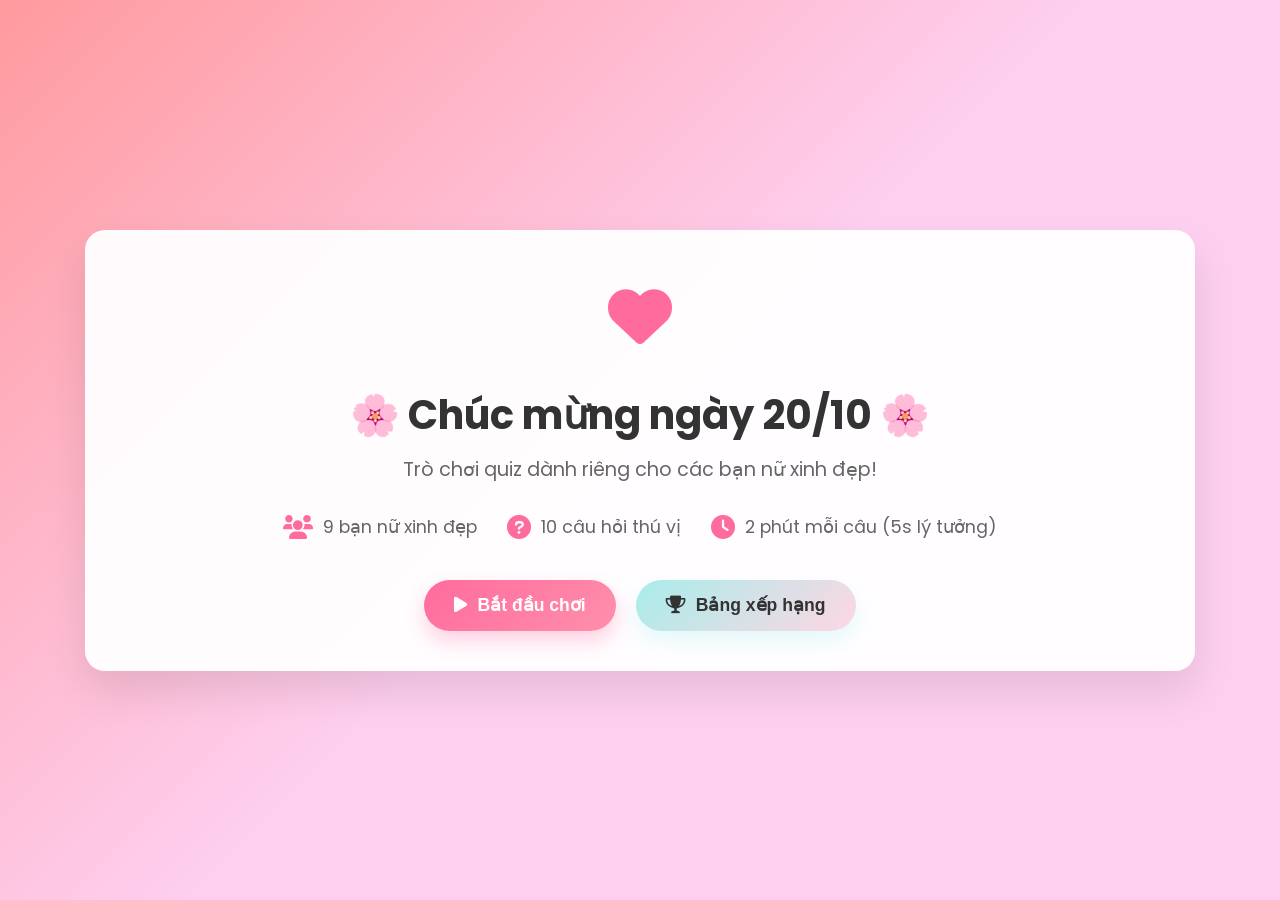
<file: index.html>
<!DOCTYPE html>
<html lang="vi">
  <head>
    <meta charset="UTF-8" />
    <meta name="viewport" content="width=device-width, initial-scale=1.0" />
    <title>🌸 Quiz 20/10 - Trò chơi dành cho phái nữ 🌸</title>
    <link rel="stylesheet" href="style.css" />
    <link
      href="https://fonts.googleapis.com/css2?family=Poppins:wght@300;400;500;600;700&display=swap"
      rel="stylesheet"
    />
    <link
      rel="stylesheet"
      href="https://cdnjs.cloudflare.com/ajax/libs/font-awesome/6.0.0/css/all.min.css"
    />
  </head>
  <body>
    <div class="container">
      <!-- Welcome Screen -->
      <div id="welcome-screen" class="screen active">
        <div class="welcome-content">
          <div class="welcome-icon">
            <i class="fas fa-heart"></i>
          </div>
          <h1>🌸 Chúc mừng ngày 20/10 🌸</h1>
          <p class="welcome-subtitle">
            Trò chơi quiz dành riêng cho các bạn nữ xinh đẹp!
          </p>
          <div class="game-info">
            <div class="info-item">
              <i class="fas fa-users"></i>
              <span>9 bạn nữ xinh đẹp</span>
            </div>
            <div class="info-item">
              <i class="fas fa-question-circle"></i>
              <span>10 câu hỏi thú vị</span>
            </div>
            <div class="info-item">
              <i class="fas fa-clock"></i>
              <span>2 phút mỗi câu (5s lý tưởng)</span>
            </div>
          </div>
          <div class="welcome-actions">
            <button id="start-btn" class="btn-primary">
              <i class="fas fa-play"></i>
              Bắt đầu chơi
            </button>
            <button id="view-leaderboard-btn" class="btn-secondary">
              <i class="fas fa-trophy"></i>
              Bảng xếp hạng
            </button>
          </div>
        </div>
      </div>

      <!-- Character Selection Screen -->
      <div id="character-screen" class="screen">
        <div class="character-content">
          <h2>🌸 Chọn nhân vật của bạn 🌸</h2>
          <div class="characters-grid">
            <div class="character-card" data-character="0">
              <div class="character-avatar">👩‍💼</div>
              <h3>Kei</h3>
              <p>Boss</p>
            </div>
            <div class="character-card" data-character="1">
              <div class="character-avatar">👩‍💻</div>
              <h3>Emma</h3>
              <p>Developer</p>
            </div>
            <div class="character-card" data-character="2">
              <div class="character-avatar">👩‍🎨</div>
              <h3>Mia</h3>
              <p>Human Resource Management</p>
            </div>
            <div class="character-card" data-character="3">
              <div class="character-avatar">👩‍⚕️</div>
              <h3>Jane</h3>
              <p>Project Assistant (PA)</p>
            </div>
            <div class="character-card" data-character="4">
              <div class="character-avatar">👩‍🚀</div>
              <h3>Annie</h3>
              <p>Quality Assurance (QA)</p>
            </div>
            <div class="character-card" data-character="5">
              <div class="character-avatar">👩‍🍳</div>
              <h3>Flora</h3>
              <p>Quality Assurance (QA)</p>
            </div>

            <div class="character-card" data-character="6">
              <div class="character-avatar">👩‍🏫</div>
              <h3>Mary</h3>
              <p>Accountant</p>
            </div>
            <div class="character-card" data-character="7">
              <div class="character-avatar">👩‍✈️</div>
              <h3>Jasmine</h3>
              <p>Business Analyst (BA)</p>
            </div>
            <div class="character-card" data-character="8">
              <div class="character-avatar">👩‍🎤</div>
              <h3>Lena</h3>
              <p>Marketing</p>
            </div>
          </div>
        </div>
      </div>

      <!-- Game Screen -->
      <div id="game-screen" class="screen">
        <div class="game-header">
          <div class="character-info">
            <div class="character-avatar" id="current-character-avatar">👩‍💼</div>
            <div class="character-details">
              <h3 id="current-character-name">Kei</h3>
              <p id="current-character-role">Boss</p>
            </div>
          </div>
          <div class="game-stats">
            <div class="stat">
              <i class="fas fa-clock"></i>
              <span id="timer">5</span>s
            </div>
            <div class="stat">
              <i class="fas fa-check-circle"></i>
              <span id="correct-count">0</span>/10
            </div>
            <div class="stat">
              <i class="fas fa-question-circle"></i>
              <span id="question-number">1</span>/10
            </div>
          </div>
        </div>

        <div class="game-content">
          <div class="question-container">
            <h2 id="question-text">Câu hỏi sẽ hiển thị ở đây</h2>
            <div class="options-container" id="options-container">
              <!-- Options will be generated by JavaScript -->
            </div>
          </div>
        </div>

        <div class="progress-bar">
          <div class="progress-fill" id="progress-fill"></div>
        </div>
      </div>

      <!-- Results Screen -->
      <div id="results-screen" class="screen">
        <div class="results-content">
          <div class="results-header">
            <div class="celebration-icon">
              <i class="fas fa-trophy"></i>
            </div>
            <h2>🎉 Kết quả của bạn 🎉</h2>
          </div>

          <div class="results-stats">
            <div class="result-item">
              <i class="fas fa-check-circle"></i>
              <span>Số câu đúng: <strong id="final-correct">0</strong>/10</span>
            </div>
            <div class="result-item">
              <i class="fas fa-clock"></i>
              <span>Thời gian: <strong id="final-time">0</strong>s</span>
            </div>
            <div class="result-item">
              <i class="fas fa-star"></i>
              <span>Điểm số: <strong id="final-score">0</strong></span>
            </div>
          </div>

          <div class="results-actions">
            <button id="leaderboard-btn" class="btn-primary">
              <i class="fas fa-trophy"></i>
              Bảng xếp hạng
            </button>
            <button id="back-to-home-btn" class="btn-secondary">
              <i class="fas fa-home"></i>
              Về trang chủ
            </button>
          </div>
        </div>
      </div>

      <!-- Leaderboard Screen -->
      <div id="leaderboard-screen" class="screen">
        <div class="leaderboard-content">
          <h2>🏆 Bảng xếp hạng 🏆</h2>
          <div class="leaderboard-tabs">
            <button class="tab-btn active" data-tab="time">
              Bảng xếp hạng chung
            </button>
          </div>

          <div class="leaderboard-list" id="leaderboard-list">
            <!-- Leaderboard items will be generated by JavaScript -->
          </div>

          <div class="leaderboard-actions">
            <button id="back-to-game-btn" class="btn-primary">
              <i class="fas fa-home"></i>
              Về trang chủ
            </button>
          </div>
        </div>
      </div>
    </div>

    <script src="script.js"></script>
  </body>
</html>
</file>
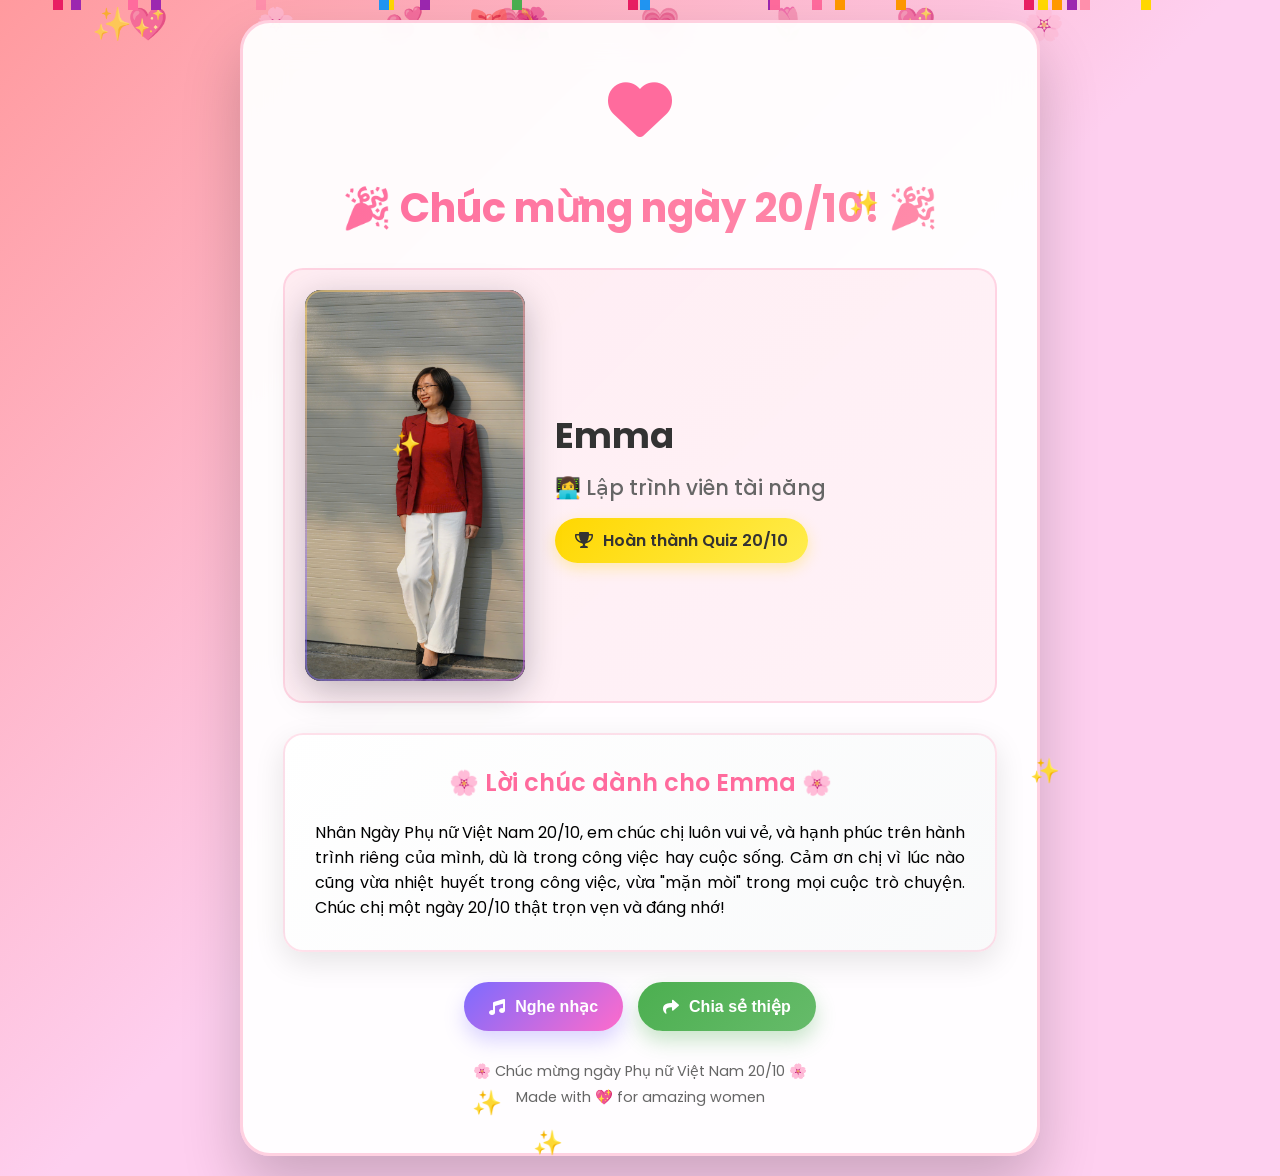
<file: emma.html>
<!DOCTYPE html>
<html lang="vi">
  <head>
    <meta charset="UTF-8" />
    <meta name="viewport" content="width=device-width, initial-scale=1.0" />
    <title>🌸 Chúc mừng Emma - Lập trình viên tài năng 🌸</title>
    <link rel="stylesheet" href="celebration.css" />
    <link
      href="https://fonts.googleapis.com/css2?family=Poppins:wght@300;400;500;600;700&display=swap"
      rel="stylesheet"
    />
    <link
      rel="stylesheet"
      href="https://cdnjs.cloudflare.com/ajax/libs/font-awesome/6.0.0/css/all.min.css"
    />
  </head>
  <body>
    <div class="celebration-container">
      <!-- Background Animation -->
      <div class="floating-hearts">
        <div class="heart">💖</div>
        <div class="heart">🌸</div>
        <div class="heart">💕</div>
        <div class="heart">🌺</div>
        <div class="heart">💗</div>
        <div class="heart">🌷</div>
        <div class="heart">💖</div>
        <div class="heart">🌸</div>
      </div>

      <!-- Main Celebration Card -->
      <div class="celebration-card">
        <div class="card-header">
          <div class="celebration-icon">
            <i class="fas fa-heart"></i>
          </div>
          <h1>🎉 Chúc mừng ngày 20/10! 🎉</h1>
        </div>

        <div class="character-section">
          <div class="character-image">
            <img
              src="assets/imgs/emma.jpg"
              alt="Emma - Lập trình viên"
              class="character-photo"
            />
            <div class="hearts-inside" aria-hidden="true">
              <i class="hi hi1">❤</i>
              <i class="hi hi2">❤</i>
              <i class="hi hi3">❤</i>
              <i class="hi hi4">❤</i>
              <i class="hi hi5">❤</i>
              <i class="hi hi6">❤</i>
            </div>
            <div class="image-frame"></div>
          </div>
          <div class="character-info">
            <h2>Emma</h2>
            <p class="character-role">👩‍💻 Lập trình viên tài năng</p>
            <div class="achievement-badge">
              <i class="fas fa-trophy"></i>
              <span>Hoàn thành Quiz 20/10</span>
            </div>
          </div>
        </div>

        <div class="celebration-message">
          <div class="message-box">
            <h3>🌸 Lời chúc dành cho Emma 🌸</h3>
            <p class="celebration-text">
              <div style="text-align: justify">
                Nhân Ngày Phụ nữ Việt Nam 20/10, em chúc chị luôn vui vẻ, 
                và hạnh phúc trên hành trình riêng của mình, dù là trong công việc hay cuộc sống.
                Cảm ơn chị vì lúc nào cũng vừa nhiệt huyết trong công việc, 
                vừa "mặn mòi" trong mọi cuộc trò chuyện. Chúc chị một ngày 20/10 thật trọn vẹn và đáng nhớ! 
              </div>
            </p>
          </div>
        </div>

        <div class="celebration-actions">
          <button class="btn-music" onclick="playCelebrationSound()">
            <i class="fas fa-music"></i>
            Nghe nhạc
          </button>
          <button class="btn-share" onclick="shareCelebration()">
            <i class="fas fa-share"></i>
            Chia sẻ thiệp
          </button>
        </div>

        <div class="celebration-footer">
          <p>🌸 Chúc mừng ngày Phụ nữ Việt Nam 20/10 🌸</p>
          <p>Made with 💖 for amazing women</p>
        </div>
      </div>

      <!-- Confetti Animation -->
      <div class="confetti-container">
        <div class="confetti"></div>
        <div class="confetti"></div>
        <div class="confetti"></div>
        <div class="confetti"></div>
        <div class="confetti"></div>
        <div class="confetti"></div>
        <div class="confetti"></div>
        <div class="confetti"></div>
      </div>
    </div>

    <!-- Background Music -->
    <audio id="celebrationMusic" loop>
      <source src="assets/music/emma.mp3" type="audio/mpeg" />
    </audio>

    <script src="celebration.js"></script>
  </body>
</html>
</file>
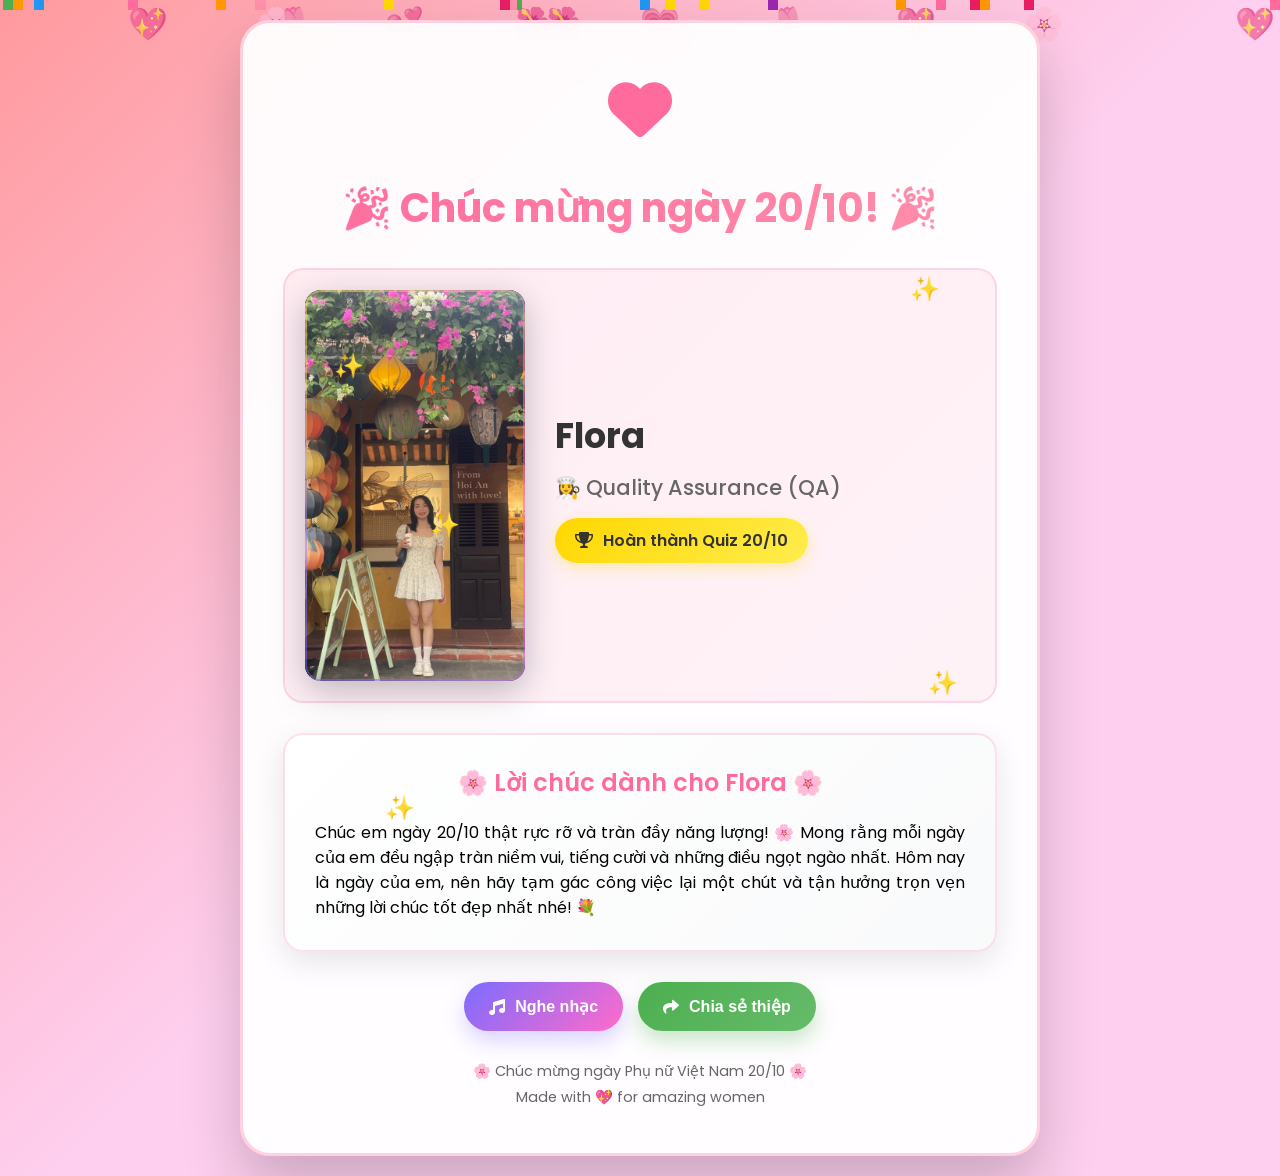
<file: flora.html>
<!DOCTYPE html>
<html lang="vi">
  <head>
    <meta charset="UTF-8" />
    <meta name="viewport" content="width=device-width, initial-scale=1.0" />
    <title>🌸 Chúc mừng Flora - Đầu bếp tài ba 🌸</title>
    <link rel="stylesheet" href="celebration.css" />
    <link
      href="https://fonts.googleapis.com/css2?family=Poppins:wght@300;400;500;600;700&display=swap"
      rel="stylesheet"
    />
    <link
      rel="stylesheet"
      href="https://cdnjs.cloudflare.com/ajax/libs/font-awesome/6.0.0/css/all.min.css"
    />
  </head>
  <body>
    <div class="celebration-container">
      <div class="floating-hearts">
        <div class="heart">💖</div>
        <div class="heart">🌸</div>
        <div class="heart">💕</div>
        <div class="heart">🌺</div>
        <div class="heart">💗</div>
        <div class="heart">🌷</div>
        <div class="heart">💖</div>
        <div class="heart">🌸</div>
      </div>

      <div class="celebration-card">
        <div class="card-header">
          <div class="celebration-icon">
            <i class="fas fa-heart"></i>
          </div>
          <h1>🎉 Chúc mừng ngày 20/10! 🎉</h1>
        </div>

        <div class="character-section">
          <div class="character-image">
            <img
              src="assets/imgs/flora.jpeg"
              alt="Flora - Đầu bếp"
              class="character-photo"
            />
            <div class="hearts-inside" aria-hidden="true">
              <i class="hi hi1">❤</i>
              <i class="hi hi2">❤</i>
              <i class="hi hi3">❤</i>
              <i class="hi hi4">❤</i>
              <i class="hi hi5">❤</i>
              <i class="hi hi6">❤</i>
            </div>
            <div class="image-frame"></div>
          </div>
          <div class="character-info">
            <h2>Flora</h2>
            <p class="character-role">👩‍🍳 Quality Assurance (QA)</p>
            <div class="achievement-badge">
              <i class="fas fa-trophy"></i>
              <span>Hoàn thành Quiz 20/10</span>
            </div>
          </div>
        </div>

        <div class="celebration-message">
          <div class="message-box">
            <h3>🌸 Lời chúc dành cho Flora 🌸</h3>
            <p class="celebration-text">
              <div style="text-align: justify">
                Chúc em ngày 20/10 thật rực rỡ và tràn đầy năng lượng! 🌸
                Mong rằng mỗi ngày của em đều ngập tràn niềm vui, tiếng cười và những điều ngọt ngào nhất.
                Hôm nay là ngày của em, nên hãy tạm gác công việc lại một chút và tận hưởng trọn vẹn những lời 
                chúc tốt đẹp nhất nhé! 💐
              </div>
            </p>
          </div>
        </div>

        <div class="celebration-actions">
          <button class="btn-music" onclick="playCelebrationSound()">
            <i class="fas fa-music"></i>
            Nghe nhạc
          </button>
          <button class="btn-share" onclick="shareCelebration()">
            <i class="fas fa-share"></i>
            Chia sẻ thiệp
          </button>
        </div>

        <div class="celebration-footer">
          <p>🌸 Chúc mừng ngày Phụ nữ Việt Nam 20/10 🌸</p>
          <p>Made with 💖 for amazing women</p>
        </div>
      </div>

      <div class="confetti-container">
        <div class="confetti"></div>
        <div class="confetti"></div>
        <div class="confetti"></div>
        <div class="confetti"></div>
        <div class="confetti"></div>
        <div class="confetti"></div>
        <div class="confetti"></div>
        <div class="confetti"></div>
      </div>
    </div>

    <audio id="celebrationMusic" loop>
      <source src="assets/music/flora.mp3" type="audio/mpeg" />
    </audio>

    <script src="celebration.js"></script>
  </body>
</html>
</file>
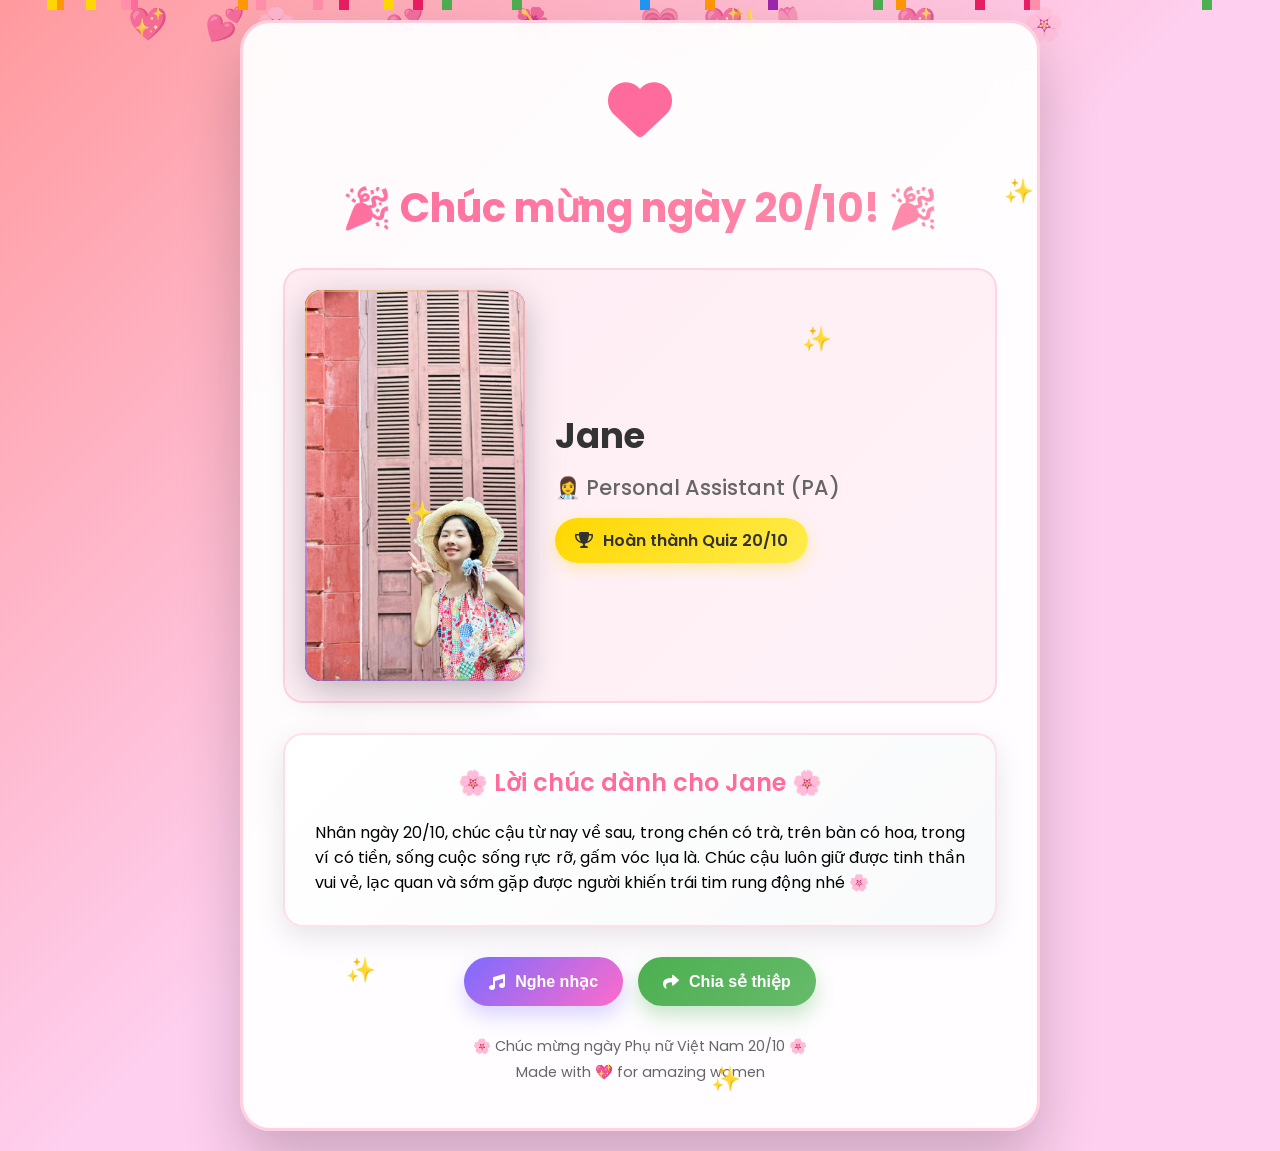
<file: jane.html>
<!DOCTYPE html>
<html lang="vi">
  <head>
    <meta charset="UTF-8" />
    <meta name="viewport" content="width=device-width, initial-scale=1.0" />
    <title>🌸 Chúc mừng Jane - Bác sĩ tận tâm 🌸</title>
    <link rel="stylesheet" href="celebration.css" />
    <link
      href="https://fonts.googleapis.com/css2?family=Poppins:wght@300;400;500;600;700&display=swap"
      rel="stylesheet"
    />
    <link
      rel="stylesheet"
      href="https://cdnjs.cloudflare.com/ajax/libs/font-awesome/6.0.0/css/all.min.css"
    />
  </head>
  <body>
    <div class="celebration-container">
      <!-- Background Animation -->
      <div class="floating-hearts">
        <div class="heart">💖</div>
        <div class="heart">🌸</div>
        <div class="heart">💕</div>
        <div class="heart">🌺</div>
        <div class="heart">💗</div>
        <div class="heart">🌷</div>
        <div class="heart">💖</div>
        <div class="heart">🌸</div>
      </div>

      <!-- Main Celebration Card -->
      <div class="celebration-card">
        <div class="card-header">
          <div class="celebration-icon">
            <i class="fas fa-heart"></i>
          </div>
          <h1>🎉 Chúc mừng ngày 20/10! 🎉</h1>
        </div>

        <div class="character-section">
          <div class="character-image">
            <img
              src="assets/imgs/jane.jpg"
              alt="Jane - Bác sĩ"
              class="character-photo"
            />
            <div class="hearts-inside" aria-hidden="true">
              <i class="hi hi1">❤</i>
              <i class="hi hi2">❤</i>
              <i class="hi hi3">❤</i>
              <i class="hi hi4">❤</i>
              <i class="hi hi5">❤</i>
              <i class="hi hi6">❤</i>
            </div>
            <div class="image-frame"></div>
          </div>
          <div class="character-info">
            <h2>Jane</h2>
            <p class="character-role">👩‍⚕️ Personal Assistant (PA)</p>
            <div class="achievement-badge">
              <i class="fas fa-trophy"></i>
              <span>Hoàn thành Quiz 20/10</span>
            </div>
          </div>
        </div>

        <div class="celebration-message">
          <div class="message-box">
            <h3>🌸 Lời chúc dành cho Jane 🌸</h3>
            <p class="celebration-text">
              <div style="text-align: justify">
                Nhân ngày 20/10, chúc cậu từ nay về sau, trong chén có trà, trên bàn có hoa, 
                trong ví có tiền, sống cuộc sống rực rỡ, gấm vóc lụa là.
                Chúc cậu luôn giữ được tinh thần vui vẻ, lạc quan và sớm gặp được người khiến trái tim rung động nhé 🌸
              </div>
            </p>
          </div>
        </div>

        <div class="celebration-actions">
          <button class="btn-music" onclick="playCelebrationSound()">
            <i class="fas fa-music"></i>
            Nghe nhạc
          </button>
          <button class="btn-share" onclick="shareCelebration()">
            <i class="fas fa-share"></i>
            Chia sẻ thiệp
          </button>
        </div>

        <div class="celebration-footer">
          <p>🌸 Chúc mừng ngày Phụ nữ Việt Nam 20/10 🌸</p>
          <p>Made with 💖 for amazing women</p>
        </div>
      </div>

      <!-- Confetti Animation -->
      <div class="confetti-container">
        <div class="confetti"></div>
        <div class="confetti"></div>
        <div class="confetti"></div>
        <div class="confetti"></div>
        <div class="confetti"></div>
        <div class="confetti"></div>
        <div class="confetti"></div>
        <div class="confetti"></div>
      </div>
    </div>

    <!-- Background Music -->
    <audio id="celebrationMusic" loop>
      <source src="assets/music/jane.mp3" type="audio/mpeg" />
    </audio>

    <script src="celebration.js"></script>
  </body>
</html>
</file>
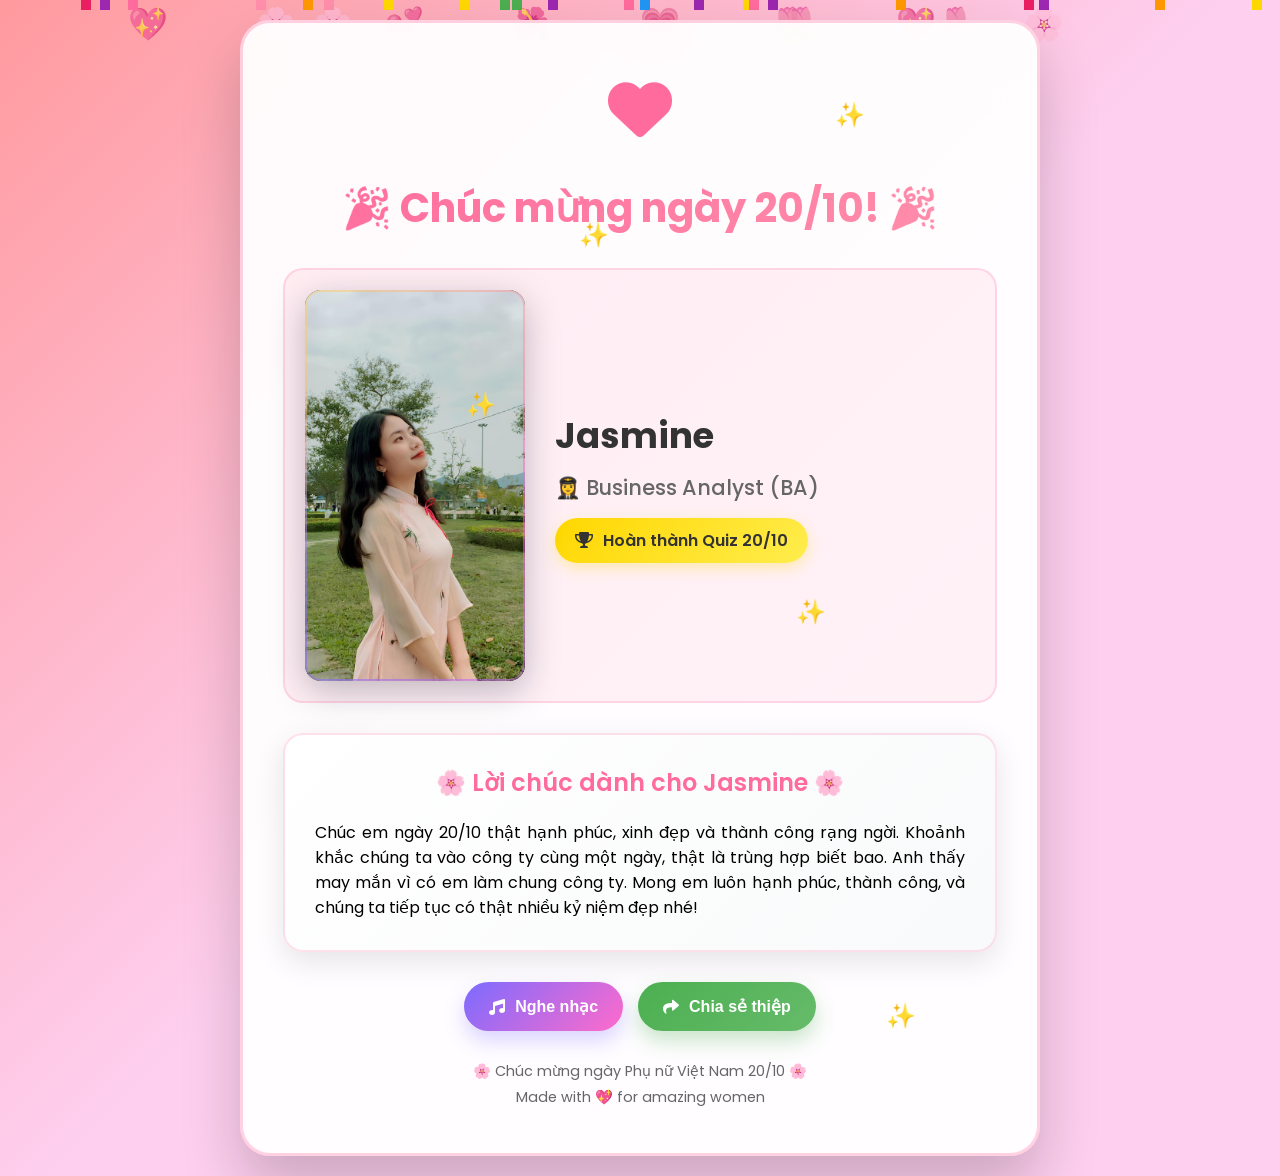
<file: jasmine.html>
<!DOCTYPE html>
<html lang="vi">
  <head>
    <meta charset="UTF-8" />
    <meta name="viewport" content="width=device-width, initial-scale=1.0" />
    <title>🌸 Chúc mừng Jasmine - Tiếp viên hàng không 🌸</title>
    <link rel="stylesheet" href="celebration.css" />
    <link
      href="https://fonts.googleapis.com/css2?family=Poppins:wght@300;400;500;600;700&display=swap"
      rel="stylesheet"
    />
    <link
      rel="stylesheet"
      href="https://cdnjs.cloudflare.com/ajax/libs/font-awesome/6.0.0/css/all.min.css"
    />
  </head>
  <body>
    <div class="celebration-container">
      <div class="floating-hearts">
        <div class="heart">💖</div>
        <div class="heart">🌸</div>
        <div class="heart">💕</div>
        <div class="heart">🌺</div>
        <div class="heart">💗</div>
        <div class="heart">🌷</div>
        <div class="heart">💖</div>
        <div class="heart">🌸</div>
      </div>

      <div class="celebration-card">
        <div class="card-header">
          <div class="celebration-icon">
            <i class="fas fa-heart"></i>
          </div>
          <h1>🎉 Chúc mừng ngày 20/10! 🎉</h1>
        </div>

        <div class="character-section">
          <div class="character-image">
            <img
              src="assets/imgs/jasmine.jpeg"
              alt="Jasmine - Tiếp viên"
              class="character-photo"
            />
            <div class="hearts-inside" aria-hidden="true">
              <i class="hi hi1">❤</i>
              <i class="hi hi2">❤</i>
              <i class="hi hi3">❤</i>
              <i class="hi hi4">❤</i>
              <i class="hi hi5">❤</i>
              <i class="hi hi6">❤</i>
            </div>
            <div class="image-frame"></div>
          </div>
          <div class="character-info">
            <h2>Jasmine</h2>
            <p class="character-role">👩‍✈️ Business Analyst (BA)</p>
            <div class="achievement-badge">
              <i class="fas fa-trophy"></i>
              <span>Hoàn thành Quiz 20/10</span>
            </div>
          </div>
        </div>

        <div class="celebration-message">
          <div class="message-box">
            <h3>🌸 Lời chúc dành cho Jasmine 🌸</h3>
            <p class="celebration-text">
              <div style="text-align: justify">
                Chúc em ngày 20/10 thật hạnh phúc, xinh đẹp và thành công rạng ngời. 
                Khoảnh khắc chúng ta vào công ty cùng một ngày, thật là trùng hợp biết bao. 
                Anh thấy may mắn vì có em làm chung công ty. 
                Mong em luôn hạnh phúc, thành công, và chúng ta tiếp tục có thật nhiều kỷ niệm đẹp nhé!
              </div>
            </p>
          </div>
        </div>

        <div class="celebration-actions">
          <button class="btn-music" onclick="playCelebrationSound()">
            <i class="fas fa-music"></i>
            Nghe nhạc
          </button>
          <button class="btn-share" onclick="shareCelebration()">
            <i class="fas fa-share"></i>
            Chia sẻ thiệp
          </button>
        </div>

        <div class="celebration-footer">
          <p>🌸 Chúc mừng ngày Phụ nữ Việt Nam 20/10 🌸</p>
          <p>Made with 💖 for amazing women</p>
        </div>
      </div>

      <div class="confetti-container">
        <div class="confetti"></div>
        <div class="confetti"></div>
        <div class="confetti"></div>
        <div class="confetti"></div>
        <div class="confetti"></div>
        <div class="confetti"></div>
        <div class="confetti"></div>
        <div class="confetti"></div>
      </div>
    </div>

    <audio id="celebrationMusic" loop>
      <source src="assets/music/jasmine.mp3" type="audio/mpeg" />
    </audio>

    <script src="celebration.js"></script>
  </body>
</html>
</file>
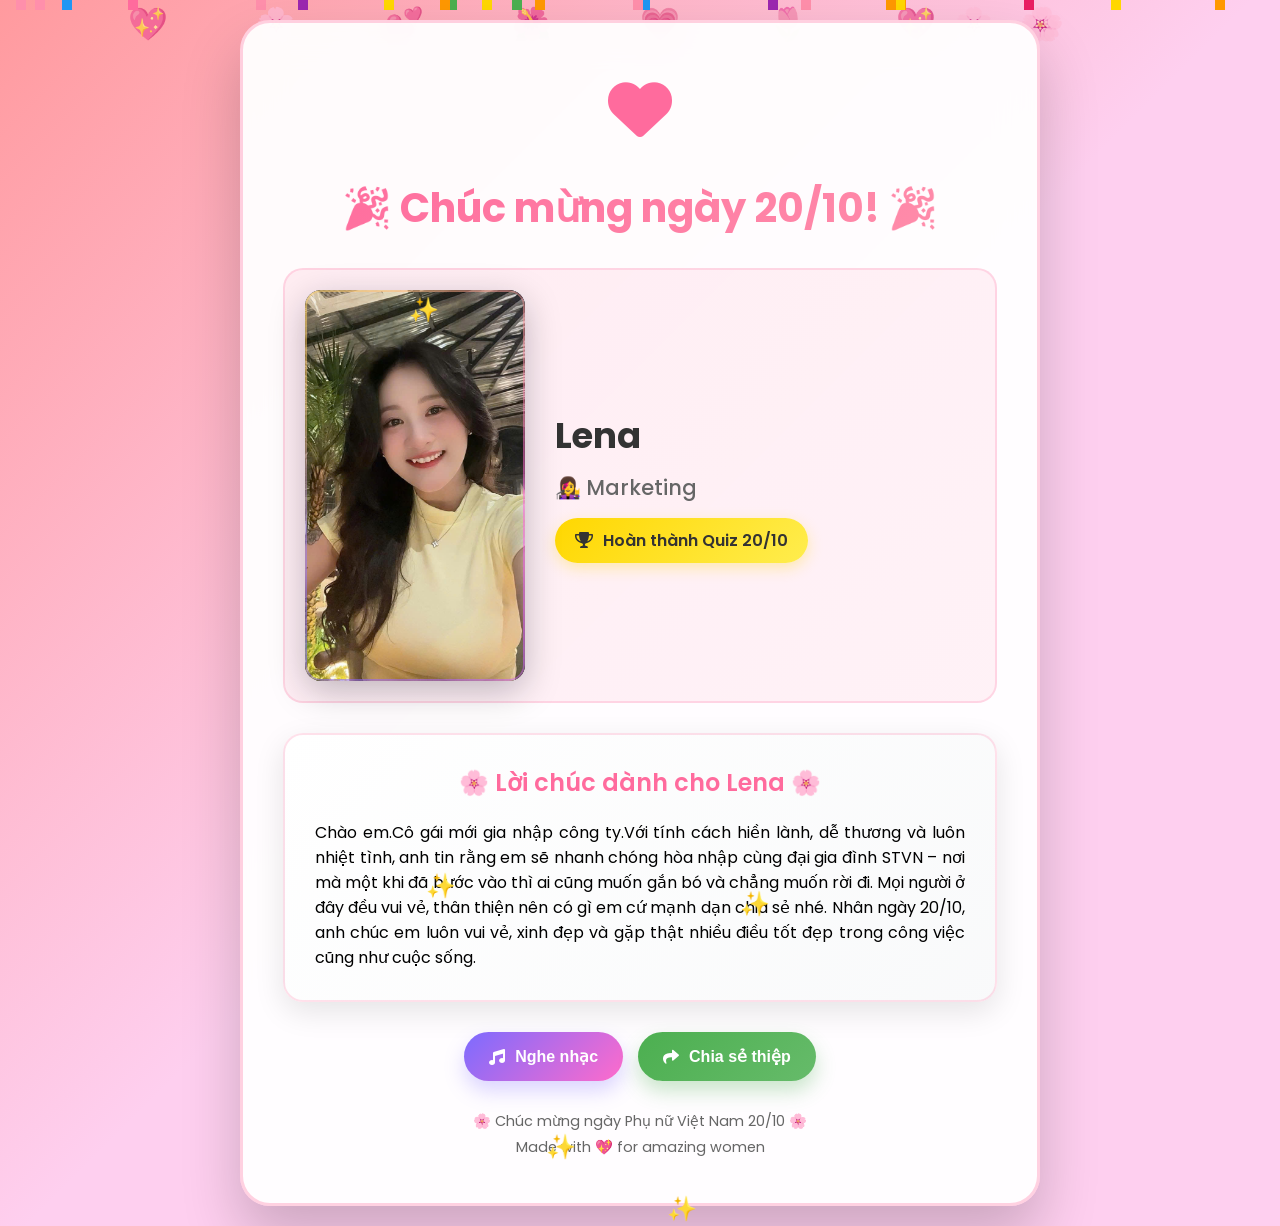
<file: lena.html>
<!DOCTYPE html>
<html lang="vi">
  <head>
    <meta charset="UTF-8" />
    <meta name="viewport" content="width=device-width, initial-scale=1.0" />
    <title>🌸 Chúc mừng Lena - Ca sĩ nổi tiếng 🌸</title>
    <link rel="stylesheet" href="celebration.css" />
    <link
      href="https://fonts.googleapis.com/css2?family=Poppins:wght@300;400;500;600;700&display=swap"
      rel="stylesheet"
    />
    <link
      rel="stylesheet"
      href="https://cdnjs.cloudflare.com/ajax/libs/font-awesome/6.0.0/css/all.min.css"
    />
  </head>
  <body>
    <div class="celebration-container">
      <div class="floating-hearts">
        <div class="heart">💖</div>
        <div class="heart">🌸</div>
        <div class="heart">💕</div>
        <div class="heart">🌺</div>
        <div class="heart">💗</div>
        <div class="heart">🌷</div>
        <div class="heart">💖</div>
        <div class="heart">🌸</div>
      </div>

      <div class="celebration-card">
        <div class="card-header">
          <div class="celebration-icon">
            <i class="fas fa-heart"></i>
          </div>
          <h1>🎉 Chúc mừng ngày 20/10! 🎉</h1>
        </div>

        <div class="character-section">
          <div class="character-image">
            <img
              src="assets/imgs/lena.jpg"
              alt="Lena - Ca sĩ"
              class="character-photo"
            />
            <div class="hearts-inside" aria-hidden="true">
              <i class="hi hi1">❤</i>
              <i class="hi hi2">❤</i>
              <i class="hi hi3">❤</i>
              <i class="hi hi4">❤</i>
              <i class="hi hi5">❤</i>
              <i class="hi hi6">❤</i>
            </div>
            <div class="image-frame"></div>
          </div>
          <div class="character-info">
            <h2>Lena</h2>
            <p class="character-role">👩‍🎤 Marketing</p>
            <div class="achievement-badge">
              <i class="fas fa-trophy"></i>
              <span>Hoàn thành Quiz 20/10</span>
            </div>
          </div>
        </div>

        <div class="celebration-message">
          <div class="message-box">
            <h3>🌸 Lời chúc dành cho Lena 🌸</h3>
            <p class="celebration-text">
              <div style="text-align: justify">
                Chào em.Cô gái mới gia nhập công ty.Với tính cách hiền lành, dễ
                thương và luôn nhiệt tình, anh tin rằng em sẽ nhanh chóng hòa
                nhập cùng đại gia đình STVN – nơi mà một khi đã bước vào thì ai
                cũng muốn gắn bó và chẳng muốn rời đi. Mọi người ở đây đều vui
                vẻ, thân thiện nên có gì em cứ mạnh dạn chia sẻ nhé. Nhân ngày
                20/10, anh chúc em luôn vui vẻ, xinh đẹp và gặp thật nhiều điều
                tốt đẹp trong công việc cũng như cuộc sống.
              </div>
            </p>
          </div>
        </div>

        <div class="celebration-actions">
          <button class="btn-music" onclick="playCelebrationSound()">
            <i class="fas fa-music"></i>
            Nghe nhạc
          </button>
          <button class="btn-share" onclick="shareCelebration()">
            <i class="fas fa-share"></i>
            Chia sẻ thiệp
          </button>
        </div>

        <div class="celebration-footer">
          <p>🌸 Chúc mừng ngày Phụ nữ Việt Nam 20/10 🌸</p>
          <p>Made with 💖 for amazing women</p>
        </div>
      </div>

      <div class="confetti-container">
        <div class="confetti"></div>
        <div class="confetti"></div>
        <div class="confetti"></div>
        <div class="confetti"></div>
        <div class="confetti"></div>
        <div class="confetti"></div>
        <div class="confetti"></div>
        <div class="confetti"></div>
      </div>
    </div>

    <audio id="celebrationMusic" loop>
      <source src="assets/music/lena.mp3" type="audio/mpeg" />
    </audio>

    <script src="celebration.js"></script>
  </body>
</html>
</file>
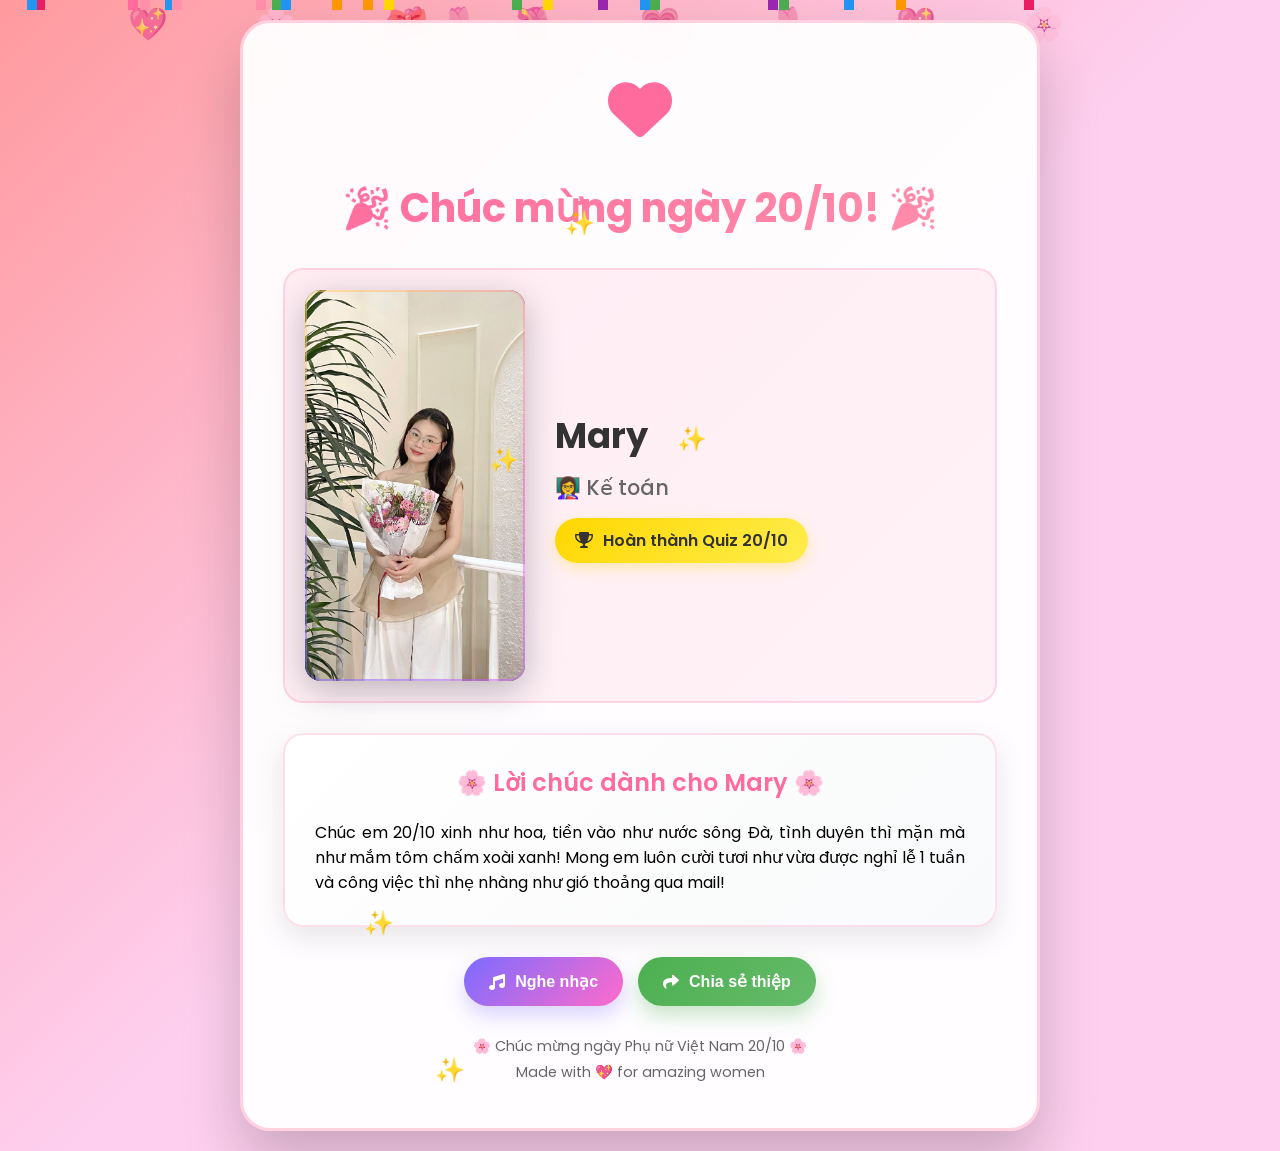
<file: mary.html>
<!DOCTYPE html>
<html lang="vi">
  <head>
    <meta charset="UTF-8" />
    <meta name="viewport" content="width=device-width, initial-scale=1.0" />
    <title>🌸 Chúc mừng Mary - Giáo viên yêu nghề 🌸</title>
    <link rel="stylesheet" href="celebration.css" />
    <link
      href="https://fonts.googleapis.com/css2?family=Poppins:wght@300;400;500;600;700&display=swap"
      rel="stylesheet"
    />
    <link
      rel="stylesheet"
      href="https://cdnjs.cloudflare.com/ajax/libs/font-awesome/6.0.0/css/all.min.css"
    />
  </head>
  <body>
    <div class="celebration-container">
      <div class="floating-hearts">
        <div class="heart">💖</div>
        <div class="heart">🌸</div>
        <div class="heart">💕</div>
        <div class="heart">🌺</div>
        <div class="heart">💗</div>
        <div class="heart">🌷</div>
        <div class="heart">💖</div>
        <div class="heart">🌸</div>
      </div>

      <div class="celebration-card">
        <div class="card-header">
          <div class="celebration-icon">
            <i class="fas fa-heart"></i>
          </div>
          <h1>🎉 Chúc mừng ngày 20/10! 🎉</h1>
        </div>

        <div class="character-section">
          <div class="character-image">
            <img
              src="assets/imgs/mary.jpg"
              alt="Mary - Giáo viên"
              class="character-photo"
            />
            <div class="hearts-inside" aria-hidden="true">
              <i class="hi hi1">❤</i>
              <i class="hi hi2">❤</i>
              <i class="hi hi3">❤</i>
              <i class="hi hi4">❤</i>
              <i class="hi hi5">❤</i>
              <i class="hi hi6">❤</i>
            </div>
            <div class="image-frame"></div>
          </div>
          <div class="character-info">
            <h2>Mary</h2>
            <p class="character-role">👩‍🏫 Kế toán</p>
            <div class="achievement-badge">
              <i class="fas fa-trophy"></i>
              <span>Hoàn thành Quiz 20/10</span>
            </div>
          </div>
        </div>

        <div class="celebration-message">
          <div class="message-box">
            <h3>🌸 Lời chúc dành cho Mary 🌸</h3>
            <p class="celebration-text">
              <div style="text-align: justify">
                Chúc em 20/10 xinh như hoa, tiền vào như nước sông Đà, 
                tình duyên thì mặn mà như mắm tôm chấm xoài xanh! 
                Mong em luôn cười tươi như vừa được nghỉ lễ 1 tuần và công việc thì nhẹ nhàng như gió thoảng qua mail!
              </div>
            </p>
          </div>
        </div>

        <div class="celebration-actions">
          <button class="btn-music" onclick="playCelebrationSound()">
            <i class="fas fa-music"></i>
            Nghe nhạc
          </button>
          <button class="btn-share" onclick="shareCelebration()">
            <i class="fas fa-share"></i>
            Chia sẻ thiệp
          </button>
        </div>

        <div class="celebration-footer">
          <p>🌸 Chúc mừng ngày Phụ nữ Việt Nam 20/10 🌸</p>
          <p>Made with 💖 for amazing women</p>
        </div>
      </div>

      <div class="confetti-container">
        <div class="confetti"></div>
        <div class="confetti"></div>
        <div class="confetti"></div>
        <div class="confetti"></div>
        <div class="confetti"></div>
        <div class="confetti"></div>
        <div class="confetti"></div>
        <div class="confetti"></div>
      </div>
    </div>

    <audio id="celebrationMusic" loop>
      <source src="assets/music/mary.mp3" type="audio/mpeg" />
    </audio>

    <script src="celebration.js"></script>
  </body>
</html>
</file>
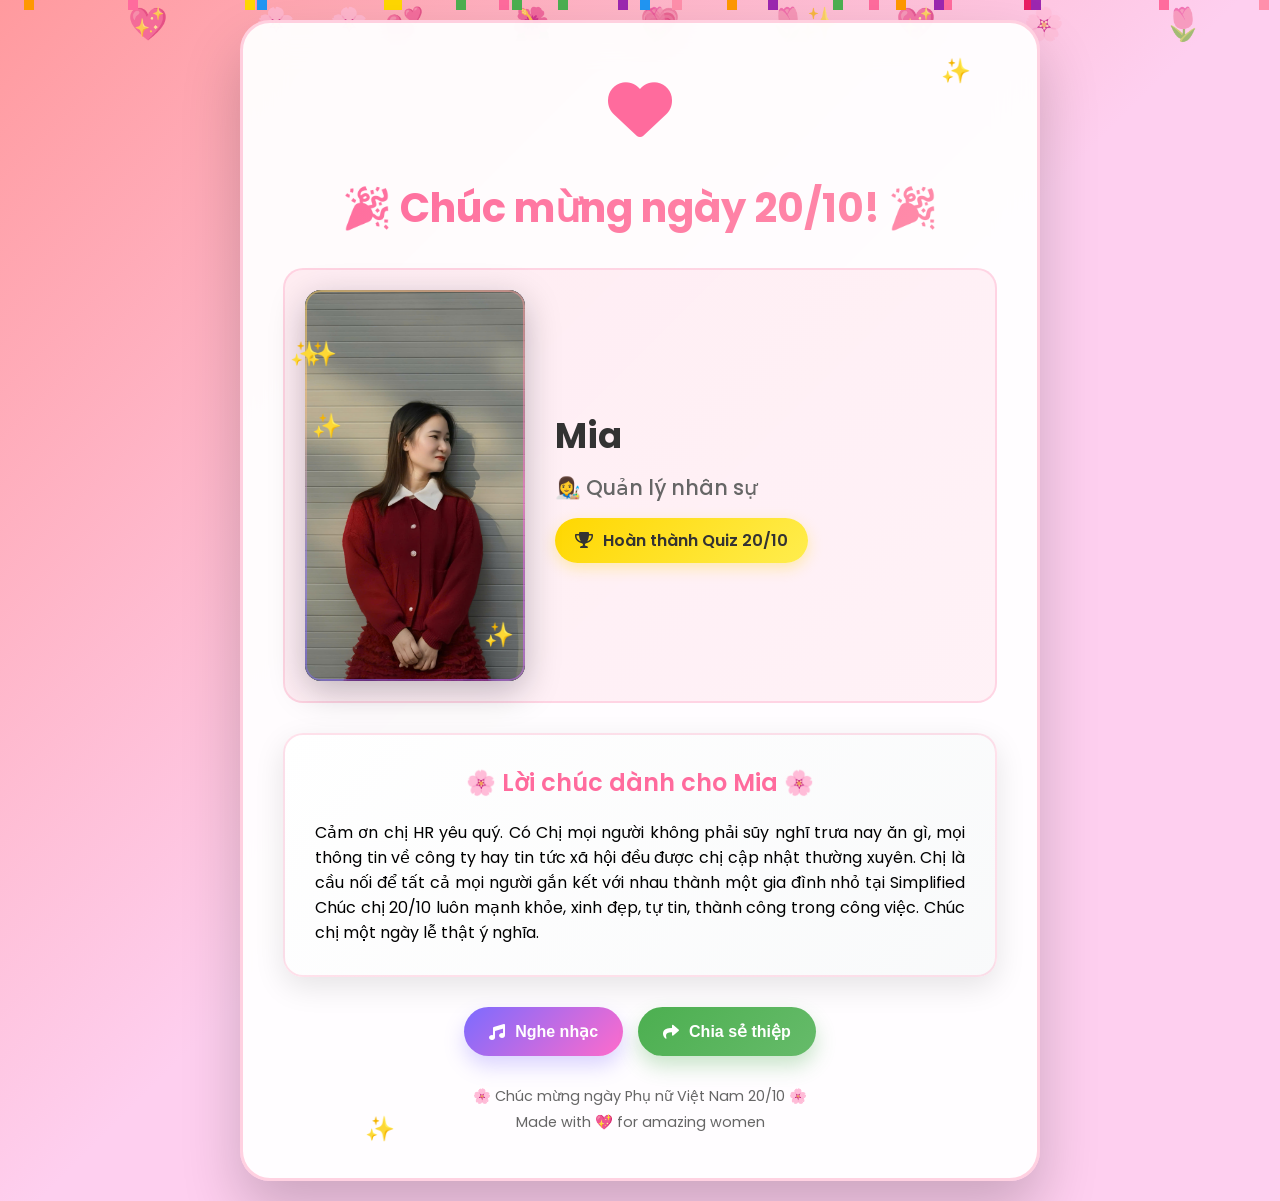
<file: mia.html>
<!DOCTYPE html>
<html lang="vi">
  <head>
    <meta charset="UTF-8" />
    <meta name="viewport" content="width=device-width, initial-scale=1.0" />
    <title>🌸 Chúc mừng Mia - Họa sĩ tài năng 🌸</title>
    <link rel="stylesheet" href="celebration.css" />
    <link
      href="https://fonts.googleapis.com/css2?family=Poppins:wght@300;400;500;600;700&display=swap"
      rel="stylesheet"
    />
    <link
      rel="stylesheet"
      href="https://cdnjs.cloudflare.com/ajax/libs/font-awesome/6.0.0/css/all.min.css"
    />
  </head>
  <body>
    <div class="celebration-container">
      <div class="floating-hearts">
        <div class="heart">💖</div>
        <div class="heart">🌸</div>
        <div class="heart">💕</div>
        <div class="heart">🌺</div>
        <div class="heart">💗</div>
        <div class="heart">🌷</div>
        <div class="heart">💖</div>
        <div class="heart">🌸</div>
      </div>

      <div class="celebration-card">
        <div class="card-header">
          <div class="celebration-icon">
            <i class="fas fa-heart"></i>
          </div>
          <h1>🎉 Chúc mừng ngày 20/10! 🎉</h1>
        </div>

        <div class="character-section">
          <div class="character-image">
            <img
              src="assets/imgs/mia.jpg"
              alt="Mia - Họa sĩ"
              class="character-photo"
            />
            <div class="hearts-inside" aria-hidden="true">
              <i class="hi hi1">❤</i>
              <i class="hi hi2">❤</i>
              <i class="hi hi3">❤</i>
              <i class="hi hi4">❤</i>
              <i class="hi hi5">❤</i>
              <i class="hi hi6">❤</i>
            </div>
            <div class="image-frame"></div>
          </div>
          <div class="character-info">
            <h2>Mia</h2>
            <p class="character-role">👩‍🎨 Quản lý nhân sự</p>
            <div class="achievement-badge">
              <i class="fas fa-trophy"></i>
              <span>Hoàn thành Quiz 20/10</span>
            </div>
          </div>
        </div>

        <div class="celebration-message">
          <div class="message-box">
            <h3>🌸 Lời chúc dành cho Mia 🌸</h3>
            <p class="celebration-text">
              <div style="text-align: justify">
                Cảm ơn chị HR yêu quý. Có Chị mọi người không phải sũy nghĩ trưa nay ăn gì, 
                mọi thông tin về công ty hay tin tức xã hội đều được chị cập nhật thường xuyên. 
                Chị là cầu nối để tất cả mọi người gắn kết với nhau thành một gia đình nhỏ tại Simplified 
                Chúc chị 20/10 luôn mạnh khỏe, xinh đẹp, tự tin, thành công trong công việc. 
                Chúc chị một ngày lễ thật ý nghĩa.
              </div>
            </p>
          </div>
        </div>

        <div class="celebration-actions">
          <button class="btn-music" onclick="playCelebrationSound()">
            <i class="fas fa-music"></i>
            Nghe nhạc
          </button>
          <button class="btn-share" onclick="shareCelebration()">
            <i class="fas fa-share"></i>
            Chia sẻ thiệp
          </button>
        </div>

        <div class="celebration-footer">
          <p>🌸 Chúc mừng ngày Phụ nữ Việt Nam 20/10 🌸</p>
          <p>Made with 💖 for amazing women</p>
        </div>
      </div>

      <div class="confetti-container">
        <div class="confetti"></div>
        <div class="confetti"></div>
        <div class="confetti"></div>
        <div class="confetti"></div>
        <div class="confetti"></div>
        <div class="confetti"></div>
        <div class="confetti"></div>
        <div class="confetti"></div>
      </div>
    </div>

    <audio id="celebrationMusic" loop>
      <source src="assets/music/mia.mp3" type="audio/mpeg" />
    </audio>

    <script src="celebration.js"></script>
  </body>
</html>
</file>
<file: style.css>
/* Reset and Base Styles */
* {
  margin: 0;
  padding: 0;
  box-sizing: border-box;
}

body {
  font-family: "Poppins", sans-serif;
  background: linear-gradient(135deg, #ff9a9e 0%, #fecfef 50%, #fecfef 100%);
  min-height: 100vh;
  overflow-x: hidden;
}

.container {
  max-width: 1150px;
  margin: 0 auto;
  padding: 20px;
  min-height: 100vh;
  display: flex;
  align-items: center;
  justify-content: center;
}

/* Screen Management */
.screen {
  display: none;
  width: 100%;
  animation: fadeIn 0.5s ease-in-out;
}

.screen.active {
  display: block;
}

@keyframes fadeIn {
  from {
    opacity: 0;
    transform: translateY(20px);
  }
  to {
    opacity: 1;
    transform: translateY(0);
  }
}

/* Welcome Screen */
.welcome-content {
  text-align: center;
  background: rgba(255, 255, 255, 0.95);
  padding: 40px;
  border-radius: 20px;
  box-shadow: 0 20px 40px rgba(0, 0, 0, 0.1);
  backdrop-filter: blur(10px);
}

.welcome-icon {
  font-size: 4rem;
  color: #ff6b9d;
  margin-bottom: 20px;
  animation: heartbeat 2s infinite;
}

@keyframes heartbeat {
  0%,
  100% {
    transform: scale(1);
  }
  50% {
    transform: scale(1.1);
  }
}

.welcome-content h1 {
  color: #333;
  font-size: 2.5rem;
  margin-bottom: 10px;
  font-weight: 700;
}

.welcome-subtitle {
  color: #666;
  font-size: 1.2rem;
  margin-bottom: 30px;
}

.game-info {
  display: flex;
  justify-content: center;
  gap: 30px;
  margin-bottom: 40px;
  flex-wrap: wrap;
}

.info-item {
  display: flex;
  align-items: center;
  gap: 10px;
  color: #666;
  font-size: 1.1rem;
}

.info-item i {
  color: #ff6b9d;
  font-size: 1.5rem;
}

/* Welcome Actions */
.welcome-actions {
  display: flex;
  gap: 20px;
  justify-content: center;
  flex-wrap: wrap;
}

/* Buttons */
.btn-primary,
.btn-secondary {
  padding: 15px 30px;
  border: none;
  border-radius: 50px;
  font-size: 1.1rem;
  font-weight: 600;
  cursor: pointer;
  transition: all 0.3s ease;
  display: inline-flex;
  align-items: center;
  gap: 10px;
  text-decoration: none;
}

.btn-primary {
  background: linear-gradient(135deg, #ff6b9d, #ff8fab);
  color: white;
  box-shadow: 0 10px 20px rgba(255, 107, 157, 0.3);
}

.btn-primary:hover {
  transform: translateY(-3px);
  box-shadow: 0 15px 30px rgba(255, 107, 157, 0.4);
}

.btn-secondary {
  background: linear-gradient(135deg, #a8edea, #fed6e3);
  color: #333;
  box-shadow: 0 10px 20px rgba(168, 237, 234, 0.3);
}

.btn-secondary:hover {
  transform: translateY(-3px);
  box-shadow: 0 15px 30px rgba(168, 237, 234, 0.4);
}

/* Character Selection */
.character-content {
  background: rgba(255, 255, 255, 0.95);
  padding: 40px;
  border-radius: 20px;
  box-shadow: 0 20px 40px rgba(0, 0, 0, 0.1);
  backdrop-filter: blur(10px);
}

.character-content h2 {
  text-align: center;
  color: #333;
  font-size: 2.2rem;
  margin-bottom: 30px;
  font-weight: 700;
}

.characters-grid {
  display: grid;
  grid-template-columns: repeat(auto-fit, minmax(250px, 1fr));
  gap: 20px;
  margin-bottom: 30px;
}

.character-card {
  background: linear-gradient(135deg, #fff, #f8f9fa);
  padding: 25px;
  border-radius: 15px;
  text-align: center;
  cursor: pointer;
  transition: all 0.3s ease;
  border: 3px solid transparent;
  box-shadow: 0 10px 20px rgba(0, 0, 0, 0.1);
}

.character-card:hover {
  transform: translateY(-5px);
  border-color: #ff6b9d;
  box-shadow: 0 20px 40px rgba(255, 107, 157, 0.2);
}

.character-card.selected {
  border-color: #ff6b9d;
  background: linear-gradient(135deg, #ff6b9d, #ff8fab);
  color: white;
}

.character-avatar {
  font-size: 3rem;
  margin-bottom: 15px;
}

.character-card h3 {
  font-size: 1.3rem;
  margin-bottom: 5px;
  font-weight: 600;
}

.character-card p {
  color: #666;
  font-size: 0.9rem;
}

.character-card.selected p {
  color: rgba(255, 255, 255, 0.9);
}

/* Game Screen */
.game-header {
  display: flex;
  justify-content: space-between;
  align-items: center;
  background: rgba(255, 255, 255, 0.95);
  padding: 20px 30px;
  border-radius: 15px;
  margin-bottom: 20px;
  box-shadow: 0 10px 20px rgba(0, 0, 0, 0.1);
  backdrop-filter: blur(10px);
}

.character-info {
  display: flex;
  align-items: center;
  gap: 15px;
}

.character-info .character-avatar {
  font-size: 2.5rem;
}

.character-details h3 {
  font-size: 1.3rem;
  color: #333;
  margin-bottom: 5px;
}

.character-details p {
  color: #666;
  font-size: 0.9rem;
}

.game-stats {
  display: flex;
  gap: 30px;
}

.stat {
  display: flex;
  align-items: center;
  gap: 8px;
  font-size: 1.1rem;
  font-weight: 600;
  color: #333;
}

.stat i {
  color: #ff6b9d;
}

.game-content {
  background: rgba(255, 255, 255, 0.95);
  padding: 40px;
  border-radius: 20px;
  box-shadow: 0 20px 40px rgba(0, 0, 0, 0.1);
  backdrop-filter: blur(10px);
  margin-bottom: 20px;
}

.question-container h2 {
  color: #333;
  font-size: 1.8rem;
  margin-bottom: 30px;
  text-align: center;
  line-height: 1.4;
}

.options-container {
  display: grid;
  gap: 15px;
}

.option {
  background: linear-gradient(135deg, #fff, #f8f9fa);
  padding: 20px;
  border-radius: 15px;
  cursor: pointer;
  transition: all 0.3s ease;
  border: 3px solid transparent;
  font-size: 1.1rem;
  font-weight: 500;
  text-align: center;
  box-shadow: 0 5px 15px rgba(0, 0, 0, 0.1);
}

.option:hover {
  transform: translateY(-2px);
  border-color: #ff6b9d;
  box-shadow: 0 10px 25px rgba(255, 107, 157, 0.2);
}

.option.selected {
  background: linear-gradient(135deg, #ff6b9d, #ff8fab);
  color: white;
  border-color: #ff6b9d;
}

.option.correct {
  background: linear-gradient(135deg, #4caf50, #66bb6a);
  color: white;
  border-color: #4caf50;
}

.option.incorrect {
  background: linear-gradient(135deg, #f44336, #ef5350);
  color: white;
  border-color: #f44336;
}

.progress-bar {
  background: rgba(255, 255, 255, 0.3);
  height: 10px;
  border-radius: 5px;
  overflow: hidden;
  box-shadow: inset 0 2px 4px rgba(0, 0, 0, 0.1);
}

.progress-fill {
  height: 100%;
  background: linear-gradient(135deg, #ff6b9d, #ff8fab);
  width: 0%;
  transition: width 0.3s ease;
  border-radius: 5px;
}

/* Results Screen */
.results-content {
  background: rgba(255, 255, 255, 0.95);
  padding: 40px;
  border-radius: 20px;
  box-shadow: 0 20px 40px rgba(0, 0, 0, 0.1);
  backdrop-filter: blur(10px);
  text-align: center;
}

.results-header {
  margin-bottom: 30px;
}

.celebration-icon {
  font-size: 4rem;
  color: #ffd700;
  margin-bottom: 20px;
  animation: bounce 1s infinite;
}

@keyframes bounce {
  0%,
  100% {
    transform: translateY(0);
  }
  50% {
    transform: translateY(-10px);
  }
}

.results-header h2 {
  color: #333;
  font-size: 2.2rem;
  font-weight: 700;
}

.results-stats {
  display: flex;
  justify-content: center;
  gap: 40px;
  margin-bottom: 40px;
  flex-wrap: wrap;
}

.result-item {
  display: flex;
  align-items: center;
  gap: 10px;
  font-size: 1.2rem;
  color: #333;
}

.result-item i {
  color: #ff6b9d;
  font-size: 1.5rem;
}

.results-actions {
  display: flex;
  justify-content: center;
  gap: 20px;
  flex-wrap: wrap;
}

/* Leaderboard Screen */
.leaderboard-content {
  background: rgba(255, 255, 255, 0.95);
  padding: 40px;
  border-radius: 20px;
  box-shadow: 0 20px 40px rgba(0, 0, 0, 0.1);
  backdrop-filter: blur(10px);
}

.leaderboard-content h2 {
  text-align: center;
  color: #333;
  font-size: 2.2rem;
  margin-bottom: 30px;
  font-weight: 700;
}

.leaderboard-tabs {
  display: flex;
  justify-content: center;
  gap: 10px;
  margin-bottom: 30px;
}

.tab-btn {
  padding: 12px 24px;
  border: none;
  border-radius: 25px;
  background: linear-gradient(135deg, #e0e0e0, #f5f5f5);
  color: #666;
  cursor: pointer;
  transition: all 0.3s ease;
  font-weight: 500;
}

.tab-btn.active {
  background: linear-gradient(135deg, #ff6b9d, #ff8fab);
  color: white;
}

.tab-btn:hover {
  transform: translateY(-2px);
}

.leaderboard-list {
  margin-bottom: 30px;
}

.leaderboard-item {
  display: flex;
  align-items: center;
  padding: 20px;
  margin-bottom: 15px;
  gap: 10px;
  background: linear-gradient(135deg, #fff, #f8f9fa);
  border-radius: 15px;
  box-shadow: 0 5px 15px rgba(0, 0, 0, 0.1);
  transition: all 0.3s ease;
}

.leaderboard-item:hover {
  transform: translateY(-2px);
  box-shadow: 0 10px 25px rgba(0, 0, 0, 0.15);
}

.leaderboard-item.rank-1 {
  background: linear-gradient(135deg, #ffd700, #ffed4e);
  border: 3px solid #ffd700;
}

.leaderboard-item.rank-2 {
  background: linear-gradient(135deg, #c0c0c0, #e0e0e0);
  border: 3px solid #c0c0c0;
}

.leaderboard-item.rank-3 {
  background: linear-gradient(135deg, #cd7f32, #daa520);
  border: 3px solid #cd7f32;
  color: white;
}

.rank {
  font-size: 1.5rem;
  font-weight: 700;
  margin-right: 20px;
}

.rank-icon {
  font-size: 1.5rem;
  margin-right: 15px;
}

.player-info {
  flex: 1;
}

.player-name {
  font-size: 1.2rem;
  font-weight: 600;
}

.player-stats {
  font-size: 0.9rem;
  color: #666;
}

.rank-wrapper {
  display: flex;
  align-items: center;
}
.player-score {
  display: flex;
  gap: 10px;
  align-items: center;
}

.leaderboard-item.rank-3 .player-stats {
  color: rgba(255, 255, 255, 0.8);
}

.score {
  font-size: 1.3rem;
  font-weight: 700;
  color: #ff6b9d;
}

/* Celebration card column */
.card-col {
  margin-left: 16px;
  min-width: 92px;
  display: flex;
  justify-content: flex-end;
}

.card-link {
  display: inline-flex;
  align-items: center;
  gap: 8px;
  padding: 8px 12px;
  border-radius: 999px;
  background: linear-gradient(135deg, #ffe3ee, #fff5fa);
  color: #ff3f83;
  text-decoration: none;
  font-weight: 600;
  border: 1px solid rgba(255, 107, 157, 0.25);
  box-shadow: 0 6px 16px rgba(255, 107, 157, 0.18);
  transition: transform 0.25s ease, box-shadow 0.25s ease;
}

.card-link:hover {
  transform: translateY(-2px);
  box-shadow: 0 10px 24px rgba(255, 107, 157, 0.25);
}

.card-link.disabled {
  pointer-events: none;
  opacity: 0.55;
}

.hand-anim {
  animation: pointPulse 1.2s ease-in-out infinite;
}

@keyframes pointPulse {
  0%,
  100% {
    transform: translateX(0);
    opacity: 1;
  }
  50% {
    transform: translateX(4px);
    opacity: 0.85;
  }
}

.leaderboard-item.rank-1 .score,
.leaderboard-item.rank-2 .score,
.leaderboard-item.rank-3 .score {
  color: #333;
}

.leaderboard-actions {
  text-align: center;
}

/* Responsive Design */
@media (max-width: 768px) {
  .container {
    padding: 10px;
  }

  .welcome-content,
  .character-content,
  .game-content,
  .results-content,
  .leaderboard-content {
    padding: 20px;
  }

  .welcome-content h1 {
    font-size: 2rem;
  }

  .game-info {
    flex-direction: column;
    gap: 15px;
  }

  .characters-grid {
    grid-template-columns: 1fr;
  }

  .game-header {
    flex-direction: column;
    gap: 20px;
    text-align: center;
  }

  .game-stats {
    justify-content: center;
  }

  .results-stats {
    flex-direction: column;
    gap: 20px;
  }

  .results-actions {
    flex-direction: column;
    align-items: center;
  }

  .welcome-actions {
    flex-direction: column;
    align-items: center;
  }

  .leaderboard-tabs {
    flex-direction: column;
    align-items: center;
  }

  .leaderboard-item {
    flex-direction: column;
    text-align: center;
    gap: 10px;
  }
}

/* Animations */
@keyframes pulse {
  0%,
  100% {
    transform: scale(1);
  }
  50% {
    transform: scale(1.05);
  }
}

.option.correct {
  animation: pulse 0.5s ease-in-out;
}

/* Timer Animation */
.timer-warning {
  animation: pulse 0.5s infinite;
  color: #f44336 !important;
}

/* Timer display for longer time */
.stat {
  font-size: 1.1rem;
  font-weight: 600;
  color: #333;
}

.stat #timer {
  font-size: 1.2rem;
  font-weight: 700;
}

/* Loading Animation */
.loading {
  display: inline-block;
  width: 20px;
  height: 20px;
  border: 3px solid #f3f3f3;
  border-top: 3px solid #ff6b9d;
  border-radius: 50%;
  animation: spin 1s linear infinite;
}

@keyframes spin {
  0% {
    transform: rotate(0deg);
  }
  100% {
    transform: rotate(360deg);
  }
}
</file>
<file: celebration.css>
/* Celebration Card Styles */
* {
  margin: 0;
  padding: 0;
  box-sizing: border-box;
}

body {
  font-family: "Poppins", sans-serif;
  background: linear-gradient(135deg, #ff9a9e 0%, #fecfef 50%, #fecfef 100%);
  min-height: 100vh;
  overflow-x: hidden;
  position: relative;
}

.celebration-container {
  min-height: 100vh;
  display: flex;
  align-items: center;
  justify-content: center;
  padding: 20px;
  position: relative;
}

/* Floating Hearts Animation */
.floating-hearts {
  position: fixed;
  top: 0;
  left: 0;
  width: 100%;
  height: 100%;
  pointer-events: none;
  z-index: 1;
}

.heart {
  position: absolute;
  font-size: 2rem;
  animation: float 6s ease-in-out infinite;
  opacity: 0.7;
}

.heart:nth-child(1) {
  left: 10%;
  animation-delay: 0s;
  animation-duration: 6s;
}

.heart:nth-child(2) {
  left: 20%;
  animation-delay: 1s;
  animation-duration: 7s;
}

.heart:nth-child(3) {
  left: 30%;
  animation-delay: 2s;
  animation-duration: 8s;
}

.heart:nth-child(4) {
  left: 40%;
  animation-delay: 3s;
  animation-duration: 6s;
}

.heart:nth-child(5) {
  left: 50%;
  animation-delay: 4s;
  animation-duration: 7s;
}

.heart:nth-child(6) {
  left: 60%;
  animation-delay: 5s;
  animation-duration: 8s;
}

.heart:nth-child(7) {
  left: 70%;
  animation-delay: 1.5s;
  animation-duration: 6s;
}

.heart:nth-child(8) {
  left: 80%;
  animation-delay: 2.5s;
  animation-duration: 7s;
}

@keyframes float {
  0% {
    transform: translateY(100vh) rotate(0deg);
    opacity: 0;
  }
  10% {
    opacity: 0.7;
  }
  90% {
    opacity: 0.7;
  }
  100% {
    transform: translateY(-100px) rotate(360deg);
    opacity: 0;
  }
}

/* Main Celebration Card */
.celebration-card {
  background: rgba(255, 255, 255, 0.95);
  border-radius: 30px;
  padding: 40px;
  box-shadow: 0 30px 60px rgba(0, 0, 0, 0.2);
  backdrop-filter: blur(20px);
  border: 3px solid rgba(255, 107, 157, 0.3);
  max-width: 800px;
  width: 100%;
  position: relative;
  z-index: 10;
  animation: cardAppear 1s ease-out;
}

@keyframes cardAppear {
  0% {
    opacity: 0;
    transform: scale(0.8) translateY(50px);
  }
  100% {
    opacity: 1;
    transform: scale(1) translateY(0);
  }
}

/* Card Header */
.card-header {
  text-align: center;
  margin-bottom: 30px;
}

.celebration-icon {
  font-size: 4rem;
  color: #ff6b9d;
  margin-bottom: 20px;
  animation: heartbeat 2s infinite;
}

@keyframes heartbeat {
  0%,
  100% {
    transform: scale(1);
  }
  50% {
    transform: scale(1.1);
  }
}

.card-header h1 {
  color: #333;
  font-size: 2.5rem;
  font-weight: 700;
  background: linear-gradient(135deg, #ff6b9d, #ff8fab);
  -webkit-background-clip: text;
  -webkit-text-fill-color: transparent;
  background-clip: text;
}

/* Character Section */
.character-section {
  display: flex;
  align-items: center;
  gap: 30px;
  margin-bottom: 30px;
  padding: 20px;
  background: linear-gradient(
    135deg,
    rgba(255, 107, 157, 0.1),
    rgba(255, 143, 171, 0.1)
  );
  border-radius: 20px;
  border: 2px solid rgba(255, 107, 157, 0.2);
}

.character-image {
  position: relative;
  flex-shrink: 0;
  width: 220px; /* base width */
  aspect-ratio: 9/16; /* portrait 9:16 */
  border-radius: 16px;
  overflow: hidden;
  background: linear-gradient(180deg, #0b1220, #08101a);
  box-shadow: 0 10px 35px rgba(2, 6, 23, 0.25);
}

.character-photo {
  position: absolute;
  inset: 0;
  width: 100%;
  height: 100%;
  object-fit: cover;
  border-radius: 16px;
  transform: scale(1.02);
  transition: transform 0.6s ease;
}

@keyframes photoGlow {
  0%,
  100% {
    filter: saturate(105%);
  }
  50% {
    filter: saturate(115%);
  }
}

.image-frame {
  pointer-events: none;
  position: absolute;
  inset: 0;
  border-radius: 16px;
  padding: 2px; /* border thickness */
  background: conic-gradient(from 90deg, #ff6bcb, #7c6bff, #ffd27a, #ff6bcb);
  -webkit-mask: linear-gradient(#000 0 0) content-box, linear-gradient(#000 0 0);
  mask: linear-gradient(#000 0 0) content-box, linear-gradient(#000 0 0);
  -webkit-mask-composite: xor;
  mask-composite: exclude;
  filter: blur(6px) saturate(130%);
  opacity: 0.9;
}

@keyframes frameRotate {
  0% {
    transform: rotate(0deg);
  }
  100% {
    transform: rotate(360deg);
  }
}

/* hover effect for subtle depth */
.character-image {
  transition: transform 0.45s cubic-bezier(0.2, 0.9, 0.2, 1),
    box-shadow 0.6s ease;
  animation: glowPulse 4.5s ease-in-out infinite;
}
.character-image:hover {
  transform: translateY(-4px);
}
.character-image:hover .character-photo {
  transform: scale(1.07);
}

/* floating hearts near the frame (no HTML changes) */
.character-image::before,
.character-image::after {
  content: "❤";
  position: absolute;
  color: rgba(255, 105, 180, 0.9);
  font-size: 18px;
  filter: drop-shadow(0 2px 6px rgba(255, 105, 180, 0.35));
  pointer-events: none;
  opacity: 0;
}
.character-image::before {
  left: 8%;
  bottom: -16px;
  animation: floatHeart 5.5s linear infinite;
}
.character-image::after {
  left: 78%;
  bottom: -12px;
  animation: floatHeart 6.8s linear infinite 0.9s;
  font-size: 15px;
}

/* additional hearts from the photo layer for higher density */
.character-photo::before,
.character-photo::after {
  content: "❤";
  position: absolute;
  color: rgba(255, 105, 180, 0.92);
  font-size: 16px;
  filter: drop-shadow(0 2px 6px rgba(255, 105, 180, 0.35));
  pointer-events: none;
  opacity: 0;
}
.character-photo::before {
  left: 28%;
  bottom: -18px;
  animation: floatHeart 6.2s linear infinite 0.3s;
}
.character-photo::after {
  left: 58%;
  bottom: -20px;
  animation: floatHeart 5.8s linear infinite 1.6s;
  font-size: 20px;
}

@keyframes floatHeart {
  0% {
    transform: translateY(0) scale(0.8);
    opacity: 0;
  }
  15% {
    opacity: 1;
  }
  80% {
    opacity: 1;
  }
  100% {
    transform: translateY(-180px) scale(1.05);
    opacity: 0;
  }
}

@keyframes glowPulse {
  0%,
  100% {
    box-shadow: 0 10px 35px rgba(2, 6, 23, 0.25);
  }
  50% {
    box-shadow: 0 14px 48px rgba(2, 6, 23, 0.32);
  }
}

/* Hearts inside the 9:16 frame (HTML layer .hearts-inside) */
.hearts-inside {
  position: absolute;
  inset: 0;
  pointer-events: none;
}
.hearts-inside .hi {
  position: absolute;
  opacity: 0.95;
  color: rgba(255, 105, 180, 0.95);
  text-shadow: 0 2px 8px rgba(255, 105, 180, 0.35);
}
.hearts-inside .hi1 {
  left: 10%;
  bottom: -24px;
  font-size: 16px;
  animation: floatHeart 6s linear infinite;
}
.hearts-inside .hi2 {
  left: 32%;
  bottom: -28px;
  font-size: 14px;
  animation: floatHeart 6.8s linear infinite 0.6s;
}
.hearts-inside .hi3 {
  left: 56%;
  bottom: -22px;
  font-size: 18px;
  animation: floatHeart 5.8s linear infinite 1.2s;
}
.hearts-inside .hi4 {
  left: 74%;
  bottom: -26px;
  font-size: 15px;
  animation: floatHeart 7s linear infinite 1.8s;
}
.hearts-inside .hi5 {
  left: 22%;
  bottom: -20px;
  font-size: 12px;
  animation: floatHeart 6.2s linear infinite 2.4s;
}
.hearts-inside .hi6 {
  left: 86%;
  bottom: -24px;
  font-size: 20px;
  animation: floatHeart 5.6s linear infinite 3.1s;
}

.character-info {
  flex: 1;
}

.character-info h2 {
  font-size: 2.2rem;
  color: #333;
  margin-bottom: 10px;
  font-weight: 700;
}

.character-role {
  font-size: 1.3rem;
  color: #666;
  margin-bottom: 15px;
  font-weight: 500;
}

.achievement-badge {
  display: inline-flex;
  align-items: center;
  gap: 10px;
  background: linear-gradient(135deg, #ffd700, #ffed4e);
  color: #333;
  padding: 10px 20px;
  border-radius: 25px;
  font-weight: 600;
  box-shadow: 0 5px 15px rgba(255, 215, 0, 0.3);
  animation: badgePulse 2s ease-in-out infinite;
}

@keyframes badgePulse {
  0%,
  100% {
    transform: scale(1);
  }
  50% {
    transform: scale(1.05);
  }
}

/* Celebration Message */
.celebration-message {
  margin-bottom: 30px;
}

.message-box {
  background: linear-gradient(
    135deg,
    rgba(255, 255, 255, 0.9),
    rgba(248, 249, 250, 0.9)
  );
  padding: 30px;
  border-radius: 20px;
  border: 2px solid rgba(255, 107, 157, 0.2);
  box-shadow: 0 10px 30px rgba(0, 0, 0, 0.1);
}

.message-box h3 {
  color: #ff6b9d;
  font-size: 1.5rem;
  margin-bottom: 20px;
  text-align: center;
  font-weight: 600;
}

.celebration-text {
  color: #333;
  font-size: 1.1rem;
  line-height: 1.8;
  text-align: center;
  font-weight: 400;
}

/* Celebration Actions */
.celebration-actions {
  display: flex;
  gap: 15px;
  justify-content: center;
  margin-bottom: 30px;
  flex-wrap: wrap;
}

.btn-celebration,
.btn-share,
.btn-back {
  padding: 15px 25px;
  border: none;
  border-radius: 25px;
  font-size: 1rem;
  font-weight: 600;
  cursor: pointer;
  transition: all 0.3s ease;
  display: inline-flex;
  align-items: center;
  gap: 10px;
  text-decoration: none;
}

/* Play Music button */
.btn-music {
  padding: 15px 25px;
  border: none;
  border-radius: 25px;
  font-size: 1rem;
  font-weight: 700;
  cursor: pointer;
  display: inline-flex;
  align-items: center;
  gap: 10px;
  color: #fff;
  background: linear-gradient(135deg, #7c6bff, #ff6bcb);
  box-shadow: 0 10px 20px rgba(124, 107, 255, 0.28);
  transition: transform 0.25s ease, box-shadow 0.25s ease, filter 0.25s ease;
}

.btn-music i { animation: notePulse 1.2s ease-in-out infinite; }

.btn-music:hover {
  transform: translateY(-3px);
  box-shadow: 0 15px 30px rgba(124, 107, 255, 0.35);
  filter: saturate(115%);
}

@keyframes notePulse {
  0%, 100% { transform: translateY(0); opacity: 1; }
  50% { transform: translateY(-2px); opacity: .9; }
}

.btn-celebration {
  background: linear-gradient(135deg, #ff6b9d, #ff8fab);
  color: white;
  box-shadow: 0 10px 20px rgba(255, 107, 157, 0.3);
}

.btn-celebration:hover {
  transform: translateY(-3px);
  box-shadow: 0 15px 30px rgba(255, 107, 157, 0.4);
}

.btn-share {
  background: linear-gradient(135deg, #4caf50, #66bb6a);
  color: white;
  box-shadow: 0 10px 20px rgba(76, 175, 80, 0.3);
}

.btn-share:hover {
  transform: translateY(-3px);
  box-shadow: 0 15px 30px rgba(76, 175, 80, 0.4);
}

.btn-back {
  background: linear-gradient(135deg, #a8edea, #fed6e3);
  color: #333;
  box-shadow: 0 10px 20px rgba(168, 237, 234, 0.3);
}

.btn-back:hover {
  transform: translateY(-3px);
  box-shadow: 0 15px 30px rgba(168, 237, 234, 0.4);
}

/* Celebration Footer */
.celebration-footer {
  text-align: center;
  color: #666;
  font-size: 0.9rem;
}

.celebration-footer p {
  margin-bottom: 5px;
}

/* Confetti Animation */
.confetti-container {
  position: fixed;
  top: 0;
  left: 0;
  width: 100%;
  height: 100%;
  pointer-events: none;
  z-index: 5;
}

.confetti {
  position: absolute;
  width: 10px;
  height: 10px;
  background: #ff6b9d;
  animation: confettiFall 3s linear infinite;
}

.confetti:nth-child(1) {
  left: 10%;
  animation-delay: 0s;
  background: #ff6b9d;
}

.confetti:nth-child(2) {
  left: 20%;
  animation-delay: 0.5s;
  background: #ff8fab;
}

.confetti:nth-child(3) {
  left: 30%;
  animation-delay: 1s;
  background: #ffd700;
}

.confetti:nth-child(4) {
  left: 40%;
  animation-delay: 1.5s;
  background: #4caf50;
}

.confetti:nth-child(5) {
  left: 50%;
  animation-delay: 2s;
  background: #2196f3;
}

.confetti:nth-child(6) {
  left: 60%;
  animation-delay: 2.5s;
  background: #9c27b0;
}

.confetti:nth-child(7) {
  left: 70%;
  animation-delay: 0.3s;
  background: #ff9800;
}

.confetti:nth-child(8) {
  left: 80%;
  animation-delay: 0.8s;
  background: #e91e63;
}

@keyframes confettiFall {
  0% {
    transform: translateY(-100vh) rotate(0deg);
    opacity: 1;
  }
  100% {
    transform: translateY(100vh) rotate(720deg);
    opacity: 0;
  }
}

/* Responsive Design */
@media (max-width: 768px) {
  .celebration-container {
    padding: 10px;
  }

  .celebration-card {
    padding: 20px;
  }

  .card-header h1 {
    font-size: 2rem;
  }

  .character-section {
    flex-direction: column;
    text-align: center;
    gap: 20px;
  }

  .character-image {
    width: 180px;
  }

  .character-info h2 {
    font-size: 1.8rem;
  }

  .character-role {
    font-size: 1.1rem;
  }

  .celebration-actions {
    flex-direction: column;
    align-items: center;
  }

  .btn-celebration,
  .btn-share,
  .btn-back {
    width: 100%;
    max-width: 300px;
    justify-content: center;
  }

  .message-box {
    padding: 20px;
  }

  .celebration-text {
    font-size: 1rem;
  }
}

@media (max-width: 480px) {
  .card-header h1 {
    font-size: 1.5rem;
  }

  .character-image {
    width: 250px;
  }

  .character-info h2 {
    font-size: 1.5rem;
  }

  .celebration-text {
    font-size: 0.9rem;
  }
}
</file>
